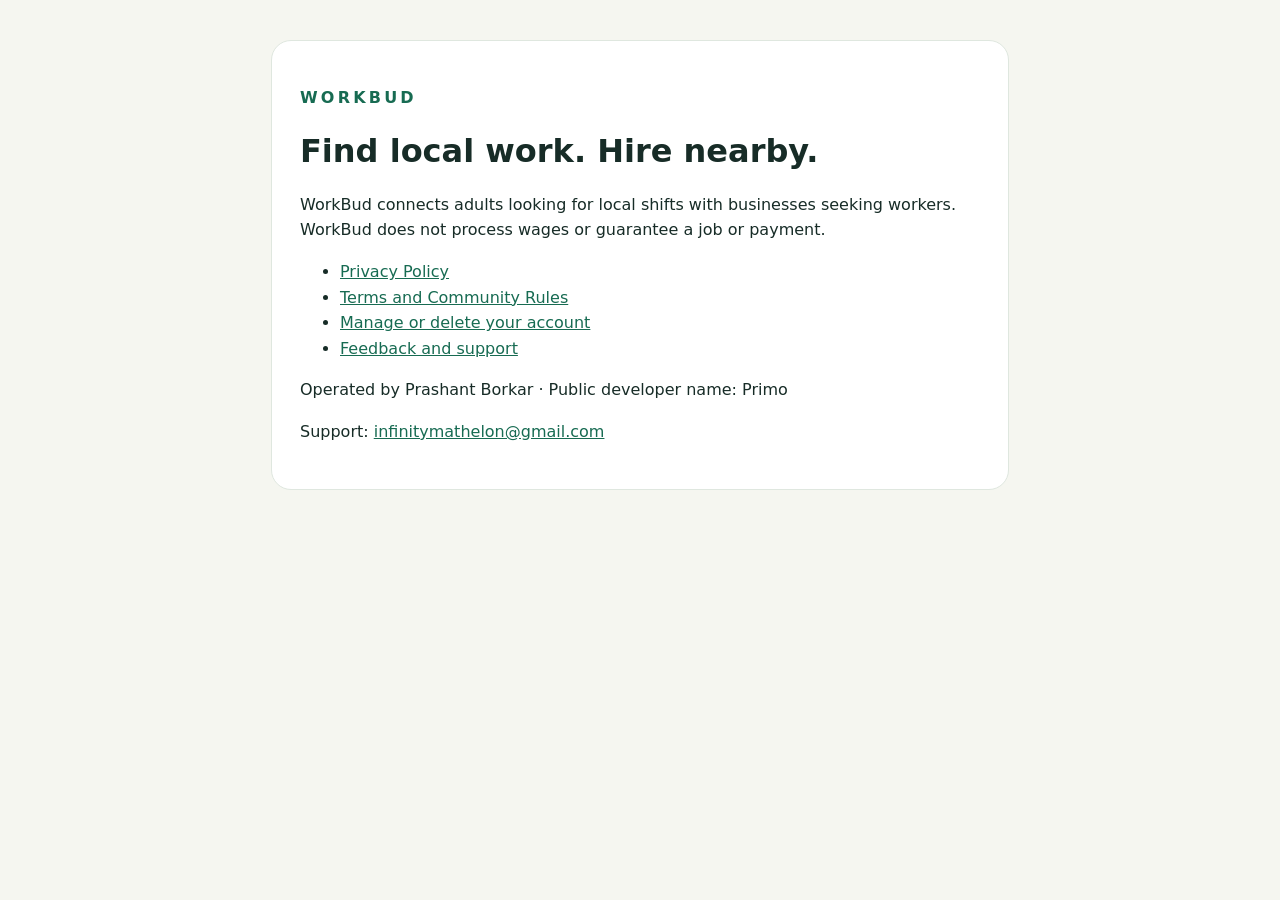
<file: index.html>
<!doctype html>
<html lang="en">
<head>
  <meta charset="utf-8">
  <meta name="viewport" content="width=device-width,initial-scale=1">
  <meta name="description" content="WorkBud helps adults find local work and lets approved businesses review applicants.">
  <title>WorkBud — Local Jobs</title>
  <link rel="stylesheet" href="style.css">
</head>
<body><main>
<p class="brand">WORKBUD</p>
<h1>Find local work. Hire nearby.</h1>
<p>WorkBud connects adults looking for local shifts with businesses seeking workers. WorkBud does not process wages or guarantee a job or payment.</p>
<ul>
  <li><a href="privacy.html">Privacy Policy</a></li>
  <li><a href="terms.html">Terms and Community Rules</a></li>
  <li><a href="account.html">Manage or delete your account</a></li>
  <li><a href="feedback.html">Feedback and support</a></li>
</ul>
<p>Operated by Prashant Borkar · Public developer name: Primo</p>
<p>Support: <a href="mailto:infinitymathelon@gmail.com">infinitymathelon@gmail.com</a></p>
</main></body></html>
</file>
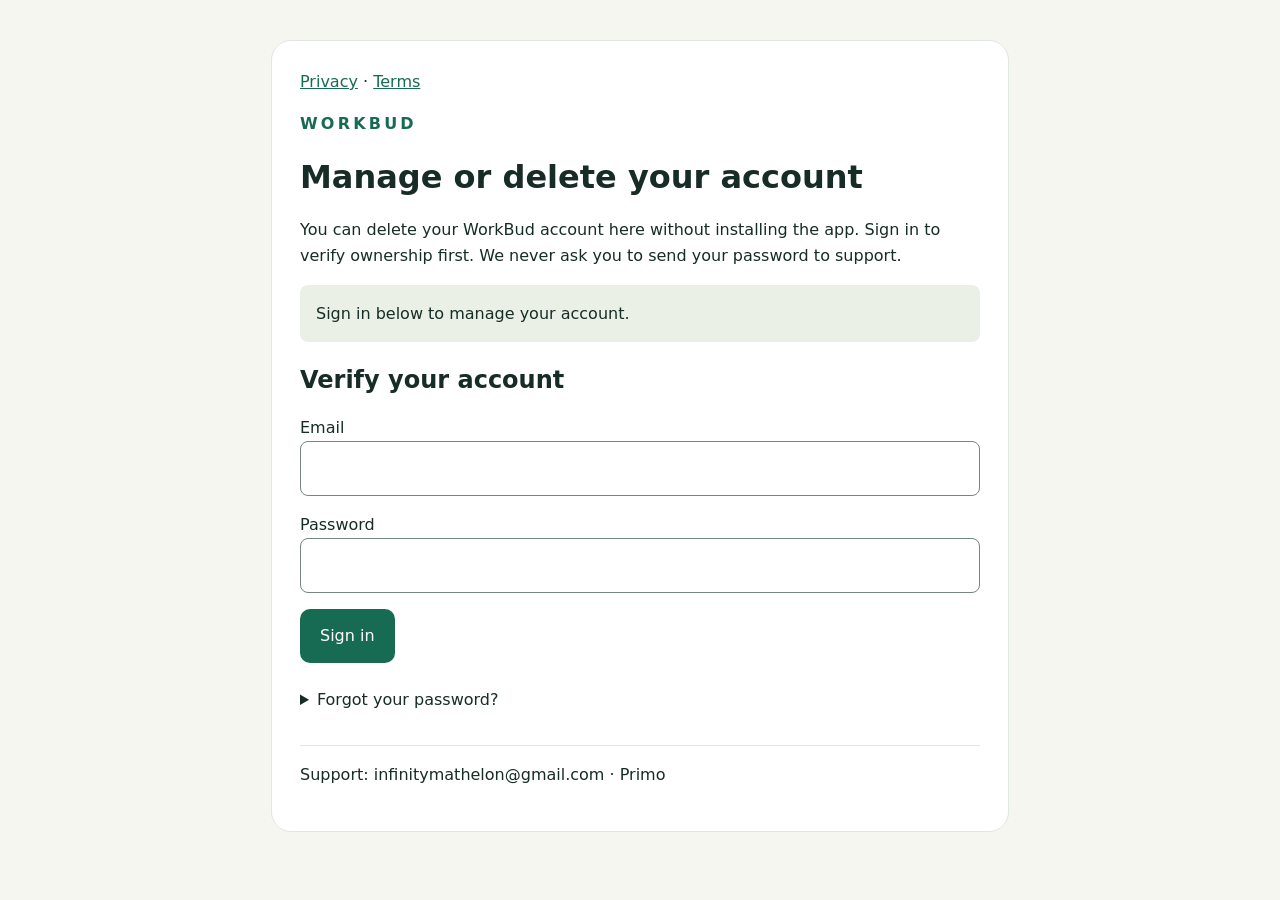
<file: account.html>
<!doctype html><html lang="en"><head><meta charset="utf-8"><meta name="viewport" content="width=device-width, initial-scale=1"><meta name="referrer" content="no-referrer"><title>WorkBud — account deletion</title><link rel="stylesheet" href="style.css"><script src="config.js" defer></script><script src="account.js" defer></script></head><body><main>
<nav><a href="privacy.html">Privacy</a> · <a href="terms.html">Terms</a></nav>
<p class="brand">WORKBUD</p><h1>Manage or delete your account</h1>
<p>You can delete your WorkBud account here without installing the app. Sign in to verify ownership first. We never ask you to send your password to support.</p>
<p id="status" role="status" aria-live="polite">Loading account tools…</p>
<form id="login"><h2>Verify your account</h2><label>Email<input id="email" type="email" autocomplete="username" required maxlength="254"></label><label>Password<input id="password" type="password" autocomplete="current-password" required></label><button>Sign in</button></form>
<details><summary>Forgot your password?</summary><form id="send-code"><label>Account email<input id="recovery-email" type="email" autocomplete="email" required></label><button>Send recovery code</button></form>
<form id="reset"><label>Email code<input id="code" inputmode="numeric" autocomplete="one-time-code" pattern="[0-9]{6,10}" required></label><label>New password<input id="new-password" type="password" autocomplete="new-password" minlength="8" required></label><label>Repeat password<input id="repeat-password" type="password" autocomplete="new-password" minlength="8" required></label><button>Reset password</button></form></details>
<section id="deletion" hidden><h2>Permanently delete your account</h2><p>This removes your login, job applications (including submitted name and skills), reports and blocks. If you are a business, your posted shifts and their applications are removed too. Coordinate accepted work first. This cannot be undone.</p><p>Web deletion cannot erase files on your phone. Clear WorkBud app storage or uninstall to remove the local draft/PDF. Provider backups and operational logs follow the retention described in our privacy policy.</p>
<form id="delete"><label>Type DELETE to confirm<input id="confirmation" autocomplete="off" pattern="DELETE" required></label><button class="danger">Permanently delete account</button></form><button id="signout" type="button">Sign out</button></section>
<footer><p id="support"></p></footer></main></body></html>
</file>
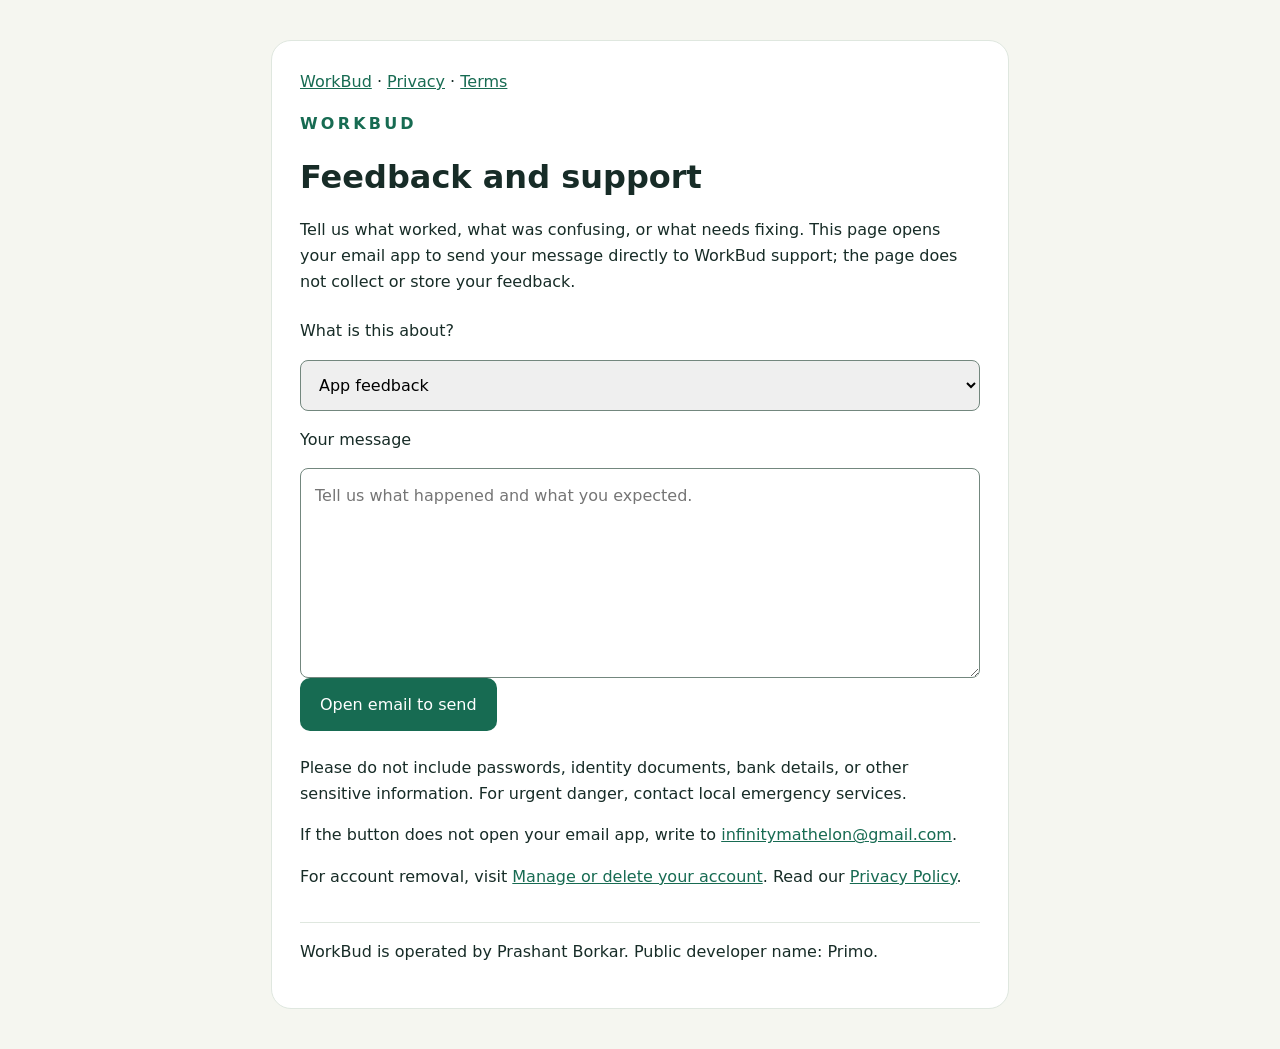
<file: feedback.html>
<!doctype html>
<html lang="en">
<head>
  <meta charset="utf-8">
  <meta name="viewport" content="width=device-width,initial-scale=1">
  <meta name="description" content="Send feedback or ask for help with WorkBud.">
  <meta name="referrer" content="no-referrer">
  <title>WorkBud — Feedback and support</title>
  <link rel="stylesheet" href="style.css">
</head>
<body><main>
<nav><a href="index.html">WorkBud</a> · <a href="privacy.html">Privacy</a> · <a href="terms.html">Terms</a></nav>
<p class="brand">WORKBUD</p>
<h1>Feedback and support</h1>
<p>Tell us what worked, what was confusing, or what needs fixing. This page opens your email app to send your message directly to WorkBud support; the page does not collect or store your feedback.</p>
<form id="feedback-form">
  <label for="topic">What is this about?</label>
  <select id="topic" name="topic">
    <option>App feedback</option>
    <option>Report a technical problem</option>
    <option>Job or application question</option>
    <option>Business account question</option>
    <option>Safety concern</option>
    <option>Other</option>
  </select>
  <label for="message">Your message</label>
  <textarea id="message" name="message" rows="7" maxlength="4000" required placeholder="Tell us what happened and what you expected."></textarea>
  <button type="submit">Open email to send</button>
</form>
<p>Please do not include passwords, identity documents, bank details, or other sensitive information. For urgent danger, contact local emergency services.</p>
<p>If the button does not open your email app, write to <a href="mailto:infinitymathelon@gmail.com">infinitymathelon@gmail.com</a>.</p>
<p>For account removal, visit <a href="account.html">Manage or delete your account</a>. Read our <a href="privacy.html">Privacy Policy</a>.</p>
<footer><p>WorkBud is operated by Prashant Borkar. Public developer name: Primo.</p></footer>
</main>
<script>
document.getElementById('feedback-form').addEventListener('submit', function (event) {
  event.preventDefault();
  const topic = document.getElementById('topic').value;
  const message = document.getElementById('message').value.trim();
  if (!message) return;
  const subject = encodeURIComponent('WorkBud support: ' + topic);
  const body = encodeURIComponent(message + '\n\n— Sent from WorkBud feedback page');
  window.location.href = 'mailto:infinitymathelon@gmail.com?subject=' + subject + '&body=' + body;
});
</script>
</body></html>
</file>
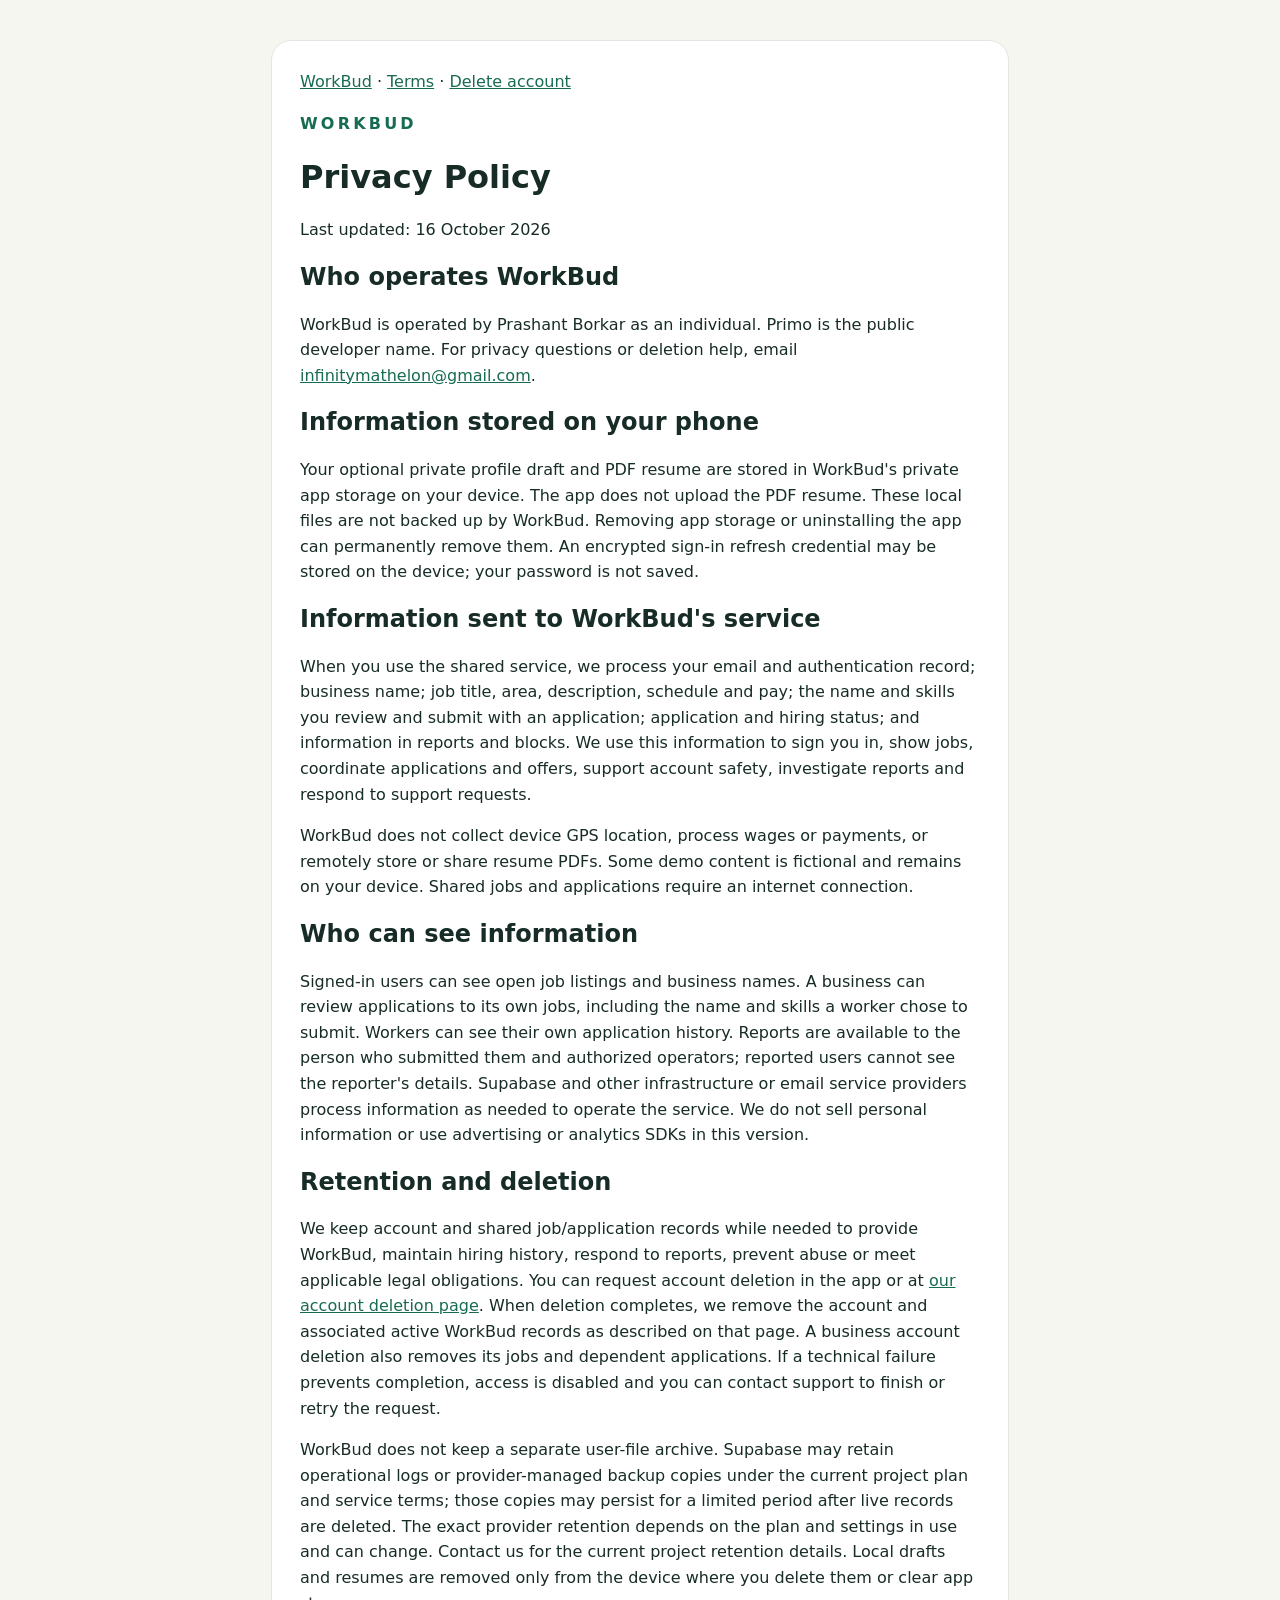
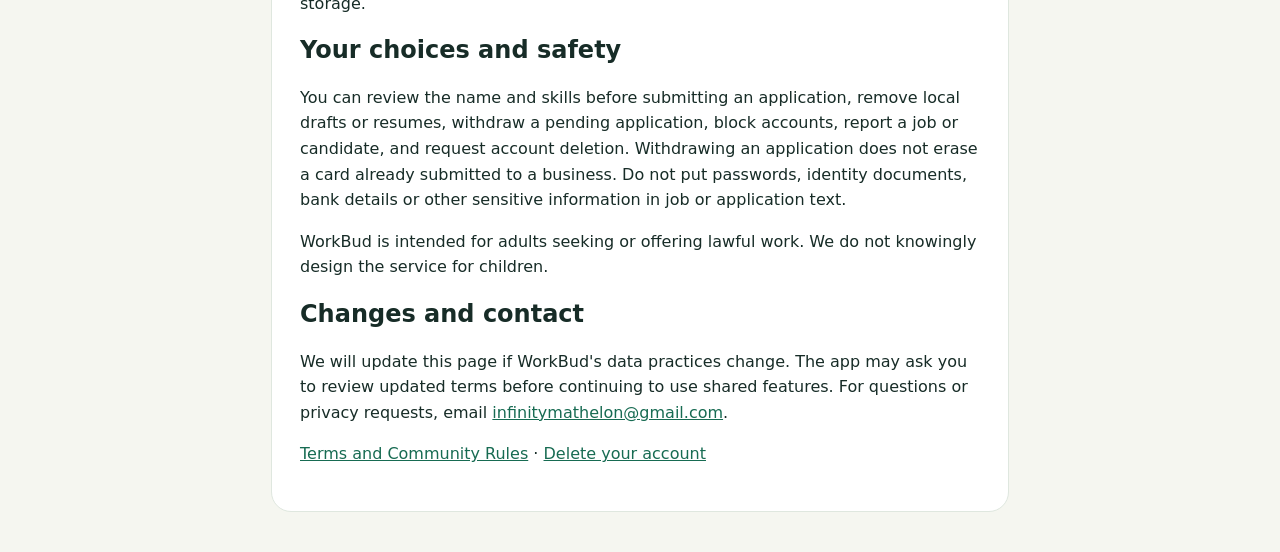
<file: privacy.html>
<!doctype html>
<html lang="en">
<head>
  <meta charset="utf-8">
  <meta name="viewport" content="width=device-width,initial-scale=1">
  <meta name="description" content="How WorkBud handles account, job and application information.">
  <title>WorkBud Privacy Policy</title>
  <link rel="stylesheet" href="style.css">
</head>
<body><main>
<nav><a href="index.html">WorkBud</a> · <a href="terms.html">Terms</a> · <a href="account.html">Delete account</a></nav>
<p class="brand">WORKBUD</p>
<h1>Privacy Policy</h1>
<p>Last updated: 16 October 2026</p>

<h2>Who operates WorkBud</h2>
<p>WorkBud is operated by Prashant Borkar as an individual. Primo is the public developer name. For privacy questions or deletion help, email <a href="mailto:infinitymathelon@gmail.com">infinitymathelon@gmail.com</a>.</p>

<h2>Information stored on your phone</h2>
<p>Your optional private profile draft and PDF resume are stored in WorkBud's private app storage on your device. The app does not upload the PDF resume. These local files are not backed up by WorkBud. Removing app storage or uninstalling the app can permanently remove them. An encrypted sign-in refresh credential may be stored on the device; your password is not saved.</p>

<h2>Information sent to WorkBud's service</h2>
<p>When you use the shared service, we process your email and authentication record; business name; job title, area, description, schedule and pay; the name and skills you review and submit with an application; application and hiring status; and information in reports and blocks. We use this information to sign you in, show jobs, coordinate applications and offers, support account safety, investigate reports and respond to support requests.</p>
<p>WorkBud does not collect device GPS location, process wages or payments, or remotely store or share resume PDFs. Some demo content is fictional and remains on your device. Shared jobs and applications require an internet connection.</p>

<h2>Who can see information</h2>
<p>Signed-in users can see open job listings and business names. A business can review applications to its own jobs, including the name and skills a worker chose to submit. Workers can see their own application history. Reports are available to the person who submitted them and authorized operators; reported users cannot see the reporter's details. Supabase and other infrastructure or email service providers process information as needed to operate the service. We do not sell personal information or use advertising or analytics SDKs in this version.</p>

<h2>Retention and deletion</h2>
<p>We keep account and shared job/application records while needed to provide WorkBud, maintain hiring history, respond to reports, prevent abuse or meet applicable legal obligations. You can request account deletion in the app or at <a href="account.html">our account deletion page</a>. When deletion completes, we remove the account and associated active WorkBud records as described on that page. A business account deletion also removes its jobs and dependent applications. If a technical failure prevents completion, access is disabled and you can contact support to finish or retry the request.</p>
<p>WorkBud does not keep a separate user-file archive. Supabase may retain operational logs or provider-managed backup copies under the current project plan and service terms; those copies may persist for a limited period after live records are deleted. The exact provider retention depends on the plan and settings in use and can change. Contact us for the current project retention details. Local drafts and resumes are removed only from the device where you delete them or clear app storage.</p>

<h2>Your choices and safety</h2>
<p>You can review the name and skills before submitting an application, remove local drafts or resumes, withdraw a pending application, block accounts, report a job or candidate, and request account deletion. Withdrawing an application does not erase a card already submitted to a business. Do not put passwords, identity documents, bank details or other sensitive information in job or application text.</p>
<p>WorkBud is intended for adults seeking or offering lawful work. We do not knowingly design the service for children.</p>

<h2>Changes and contact</h2>
<p>We will update this page if WorkBud's data practices change. The app may ask you to review updated terms before continuing to use shared features. For questions or privacy requests, email <a href="mailto:infinitymathelon@gmail.com">infinitymathelon@gmail.com</a>.</p>
<p><a href="terms.html">Terms and Community Rules</a> · <a href="account.html">Delete your account</a></p>
</main></body></html>
</file>
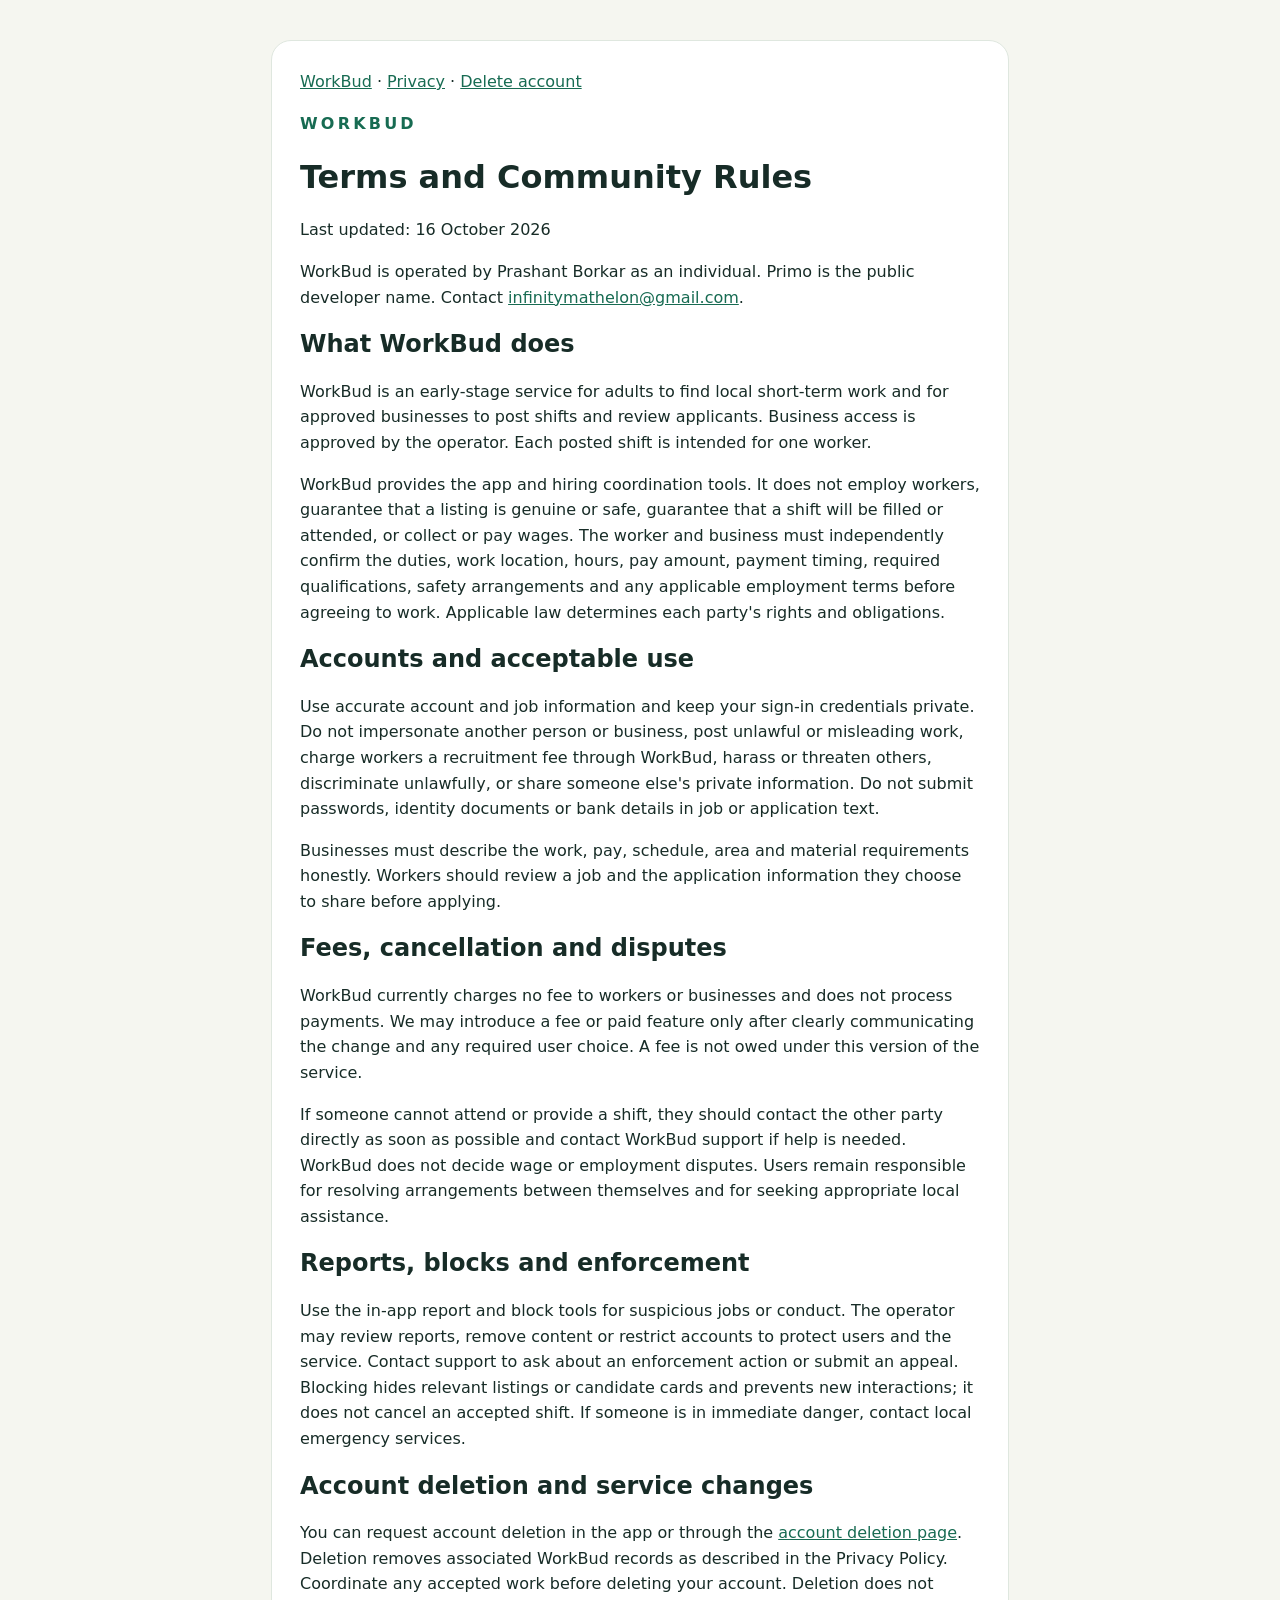
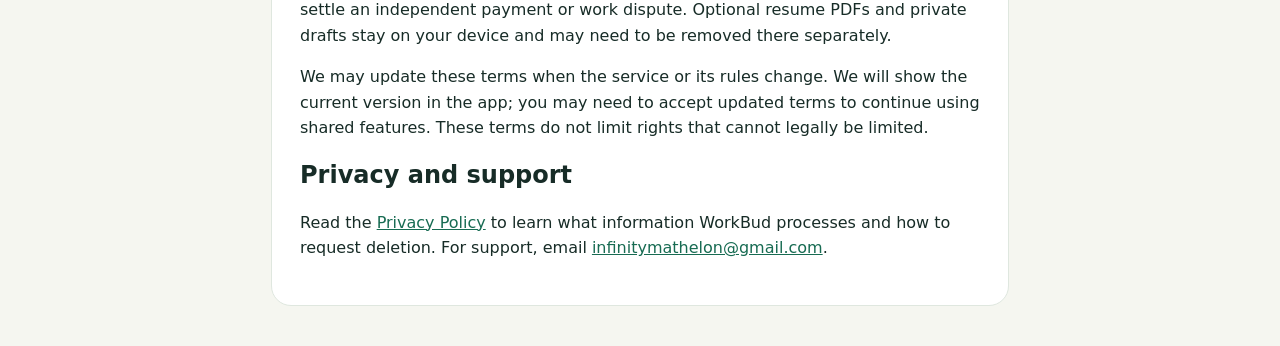
<file: terms.html>
<!doctype html>
<html lang="en">
<head>
  <meta charset="utf-8">
  <meta name="viewport" content="width=device-width,initial-scale=1">
  <meta name="description" content="WorkBud Terms and Community Rules for workers and businesses.">
  <title>WorkBud Terms and Community Rules</title>
  <link rel="stylesheet" href="style.css">
</head>
<body><main>
<nav><a href="index.html">WorkBud</a> · <a href="privacy.html">Privacy</a> · <a href="account.html">Delete account</a></nav>
<p class="brand">WORKBUD</p>
<h1>Terms and Community Rules</h1>
<p>Last updated: 16 October 2026</p>
<p>WorkBud is operated by Prashant Borkar as an individual. Primo is the public developer name. Contact <a href="mailto:infinitymathelon@gmail.com">infinitymathelon@gmail.com</a>.</p>

<h2>What WorkBud does</h2>
<p>WorkBud is an early-stage service for adults to find local short-term work and for approved businesses to post shifts and review applicants. Business access is approved by the operator. Each posted shift is intended for one worker.</p>
<p>WorkBud provides the app and hiring coordination tools. It does not employ workers, guarantee that a listing is genuine or safe, guarantee that a shift will be filled or attended, or collect or pay wages. The worker and business must independently confirm the duties, work location, hours, pay amount, payment timing, required qualifications, safety arrangements and any applicable employment terms before agreeing to work. Applicable law determines each party's rights and obligations.</p>

<h2>Accounts and acceptable use</h2>
<p>Use accurate account and job information and keep your sign-in credentials private. Do not impersonate another person or business, post unlawful or misleading work, charge workers a recruitment fee through WorkBud, harass or threaten others, discriminate unlawfully, or share someone else's private information. Do not submit passwords, identity documents or bank details in job or application text.</p>
<p>Businesses must describe the work, pay, schedule, area and material requirements honestly. Workers should review a job and the application information they choose to share before applying.</p>

<h2>Fees, cancellation and disputes</h2>
<p>WorkBud currently charges no fee to workers or businesses and does not process payments. We may introduce a fee or paid feature only after clearly communicating the change and any required user choice. A fee is not owed under this version of the service.</p>
<p>If someone cannot attend or provide a shift, they should contact the other party directly as soon as possible and contact WorkBud support if help is needed. WorkBud does not decide wage or employment disputes. Users remain responsible for resolving arrangements between themselves and for seeking appropriate local assistance.</p>

<h2>Reports, blocks and enforcement</h2>
<p>Use the in-app report and block tools for suspicious jobs or conduct. The operator may review reports, remove content or restrict accounts to protect users and the service. Contact support to ask about an enforcement action or submit an appeal. Blocking hides relevant listings or candidate cards and prevents new interactions; it does not cancel an accepted shift. If someone is in immediate danger, contact local emergency services.</p>

<h2>Account deletion and service changes</h2>
<p>You can request account deletion in the app or through the <a href="account.html">account deletion page</a>. Deletion removes associated WorkBud records as described in the Privacy Policy. Coordinate any accepted work before deleting your account. Deletion does not settle an independent payment or work dispute. Optional resume PDFs and private drafts stay on your device and may need to be removed there separately.</p>
<p>We may update these terms when the service or its rules change. We will show the current version in the app; you may need to accept updated terms to continue using shared features. These terms do not limit rights that cannot legally be limited.</p>

<h2>Privacy and support</h2>
<p>Read the <a href="privacy.html">Privacy Policy</a> to learn what information WorkBud processes and how to request deletion. For support, email <a href="mailto:infinitymathelon@gmail.com">infinitymathelon@gmail.com</a>.</p>
</main></body></html>
</file>
<file: style.css>
:root{font-family:system-ui,sans-serif;color:#172c27;background:#f5f6f0;line-height:1.6}main{max-width:680px;margin:40px auto;padding:28px;background:white;border:1px solid #dfe7df;border-radius:20px}h1,h2{line-height:1.2}a{color:#176b52}.brand{letter-spacing:.2em;color:#176b52;font-weight:700}form,section,details{margin:24px 0}label{display:block;margin:16px 0}input{display:block;width:100%;box-sizing:border-box;padding:14px;border:1px solid #73877e;border-radius:8px;font:inherit}button{background:#176b52;color:white;border:0;border-radius:10px;padding:14px 20px;font:inherit;cursor:pointer;min-height:48px}button:disabled{opacity:.5;cursor:wait}.danger{background:#a02626}#status{padding:16px;background:#eaf0e6;border-radius:8px}footer{border-top:1px solid #dfe7df;margin-top:32px}*:focus-visible{outline:3px solid #a45900;outline-offset:3px}@media(max-width:720px){main{margin:12px;padding:20px}}select,textarea{display:block;width:100%;box-sizing:border-box;padding:14px;border:1px solid #73877e;border-radius:8px;font:inherit}textarea{resize:vertical}
</file>
